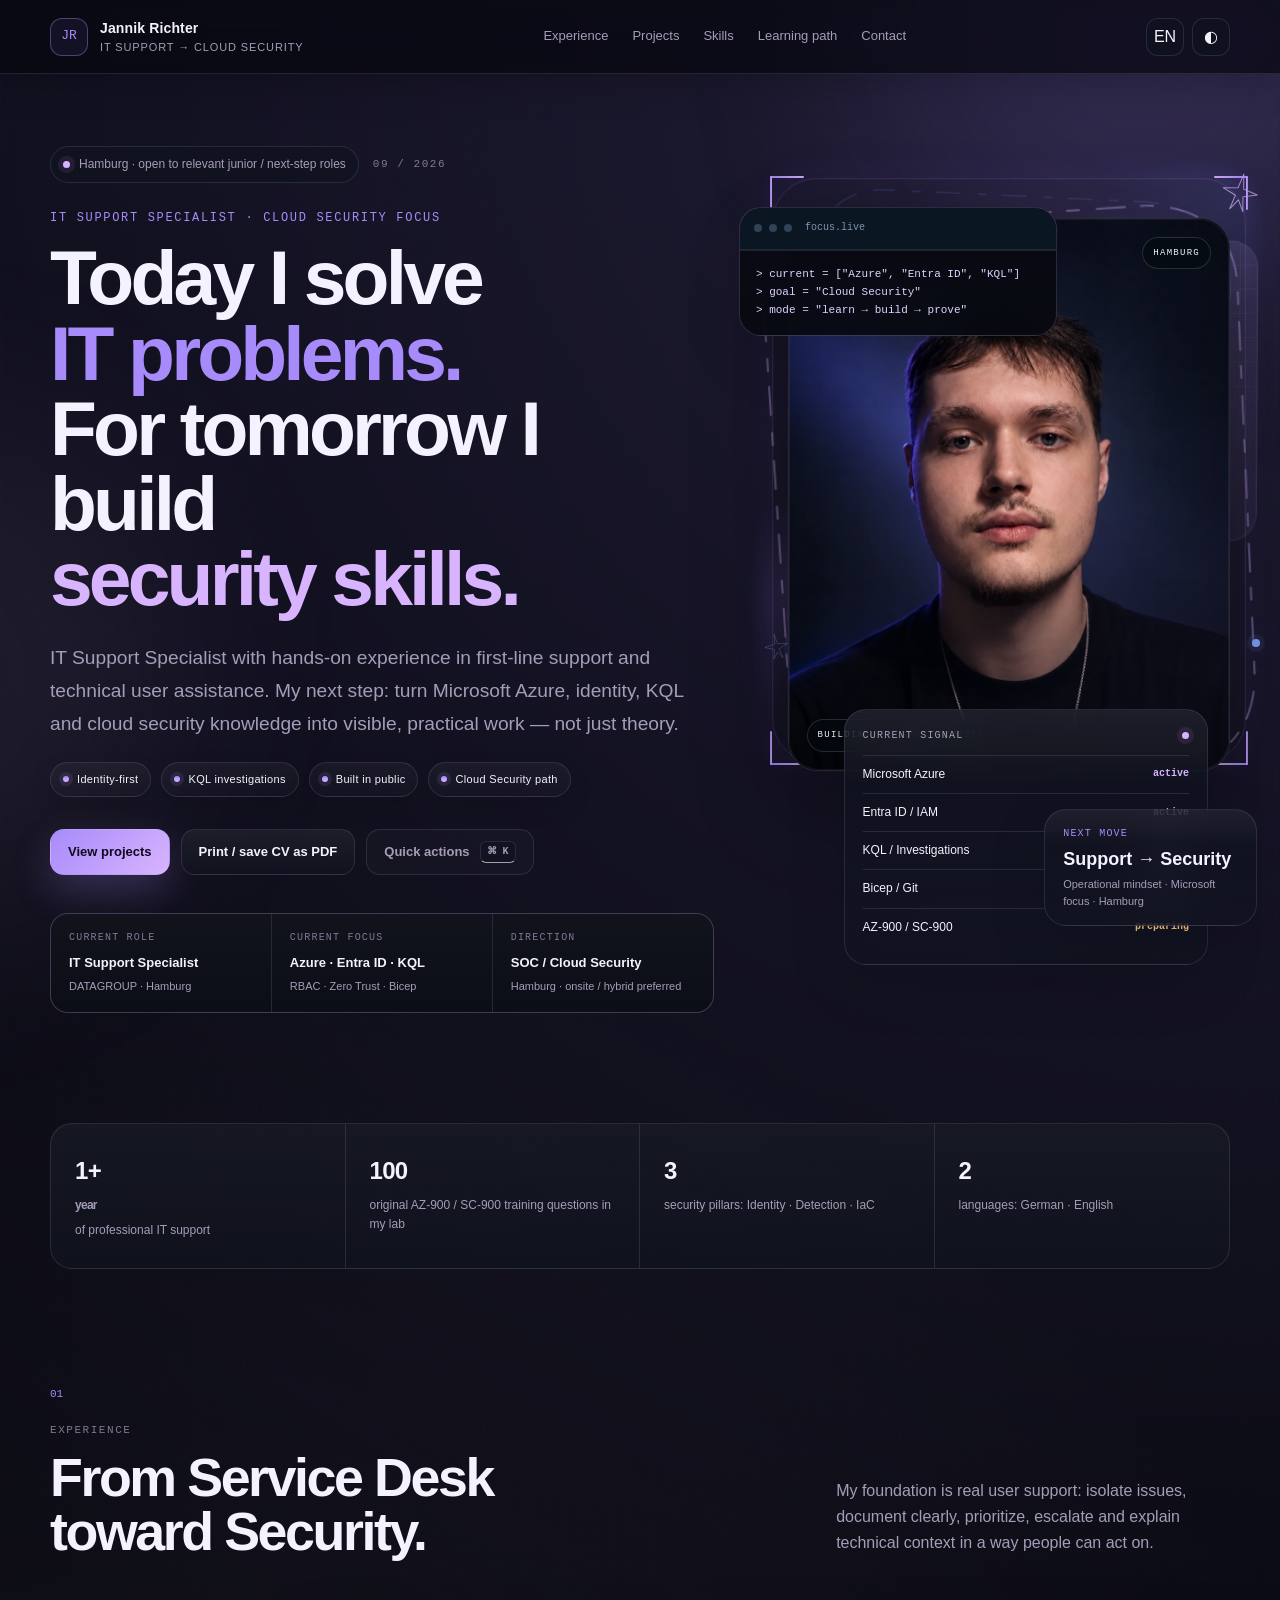
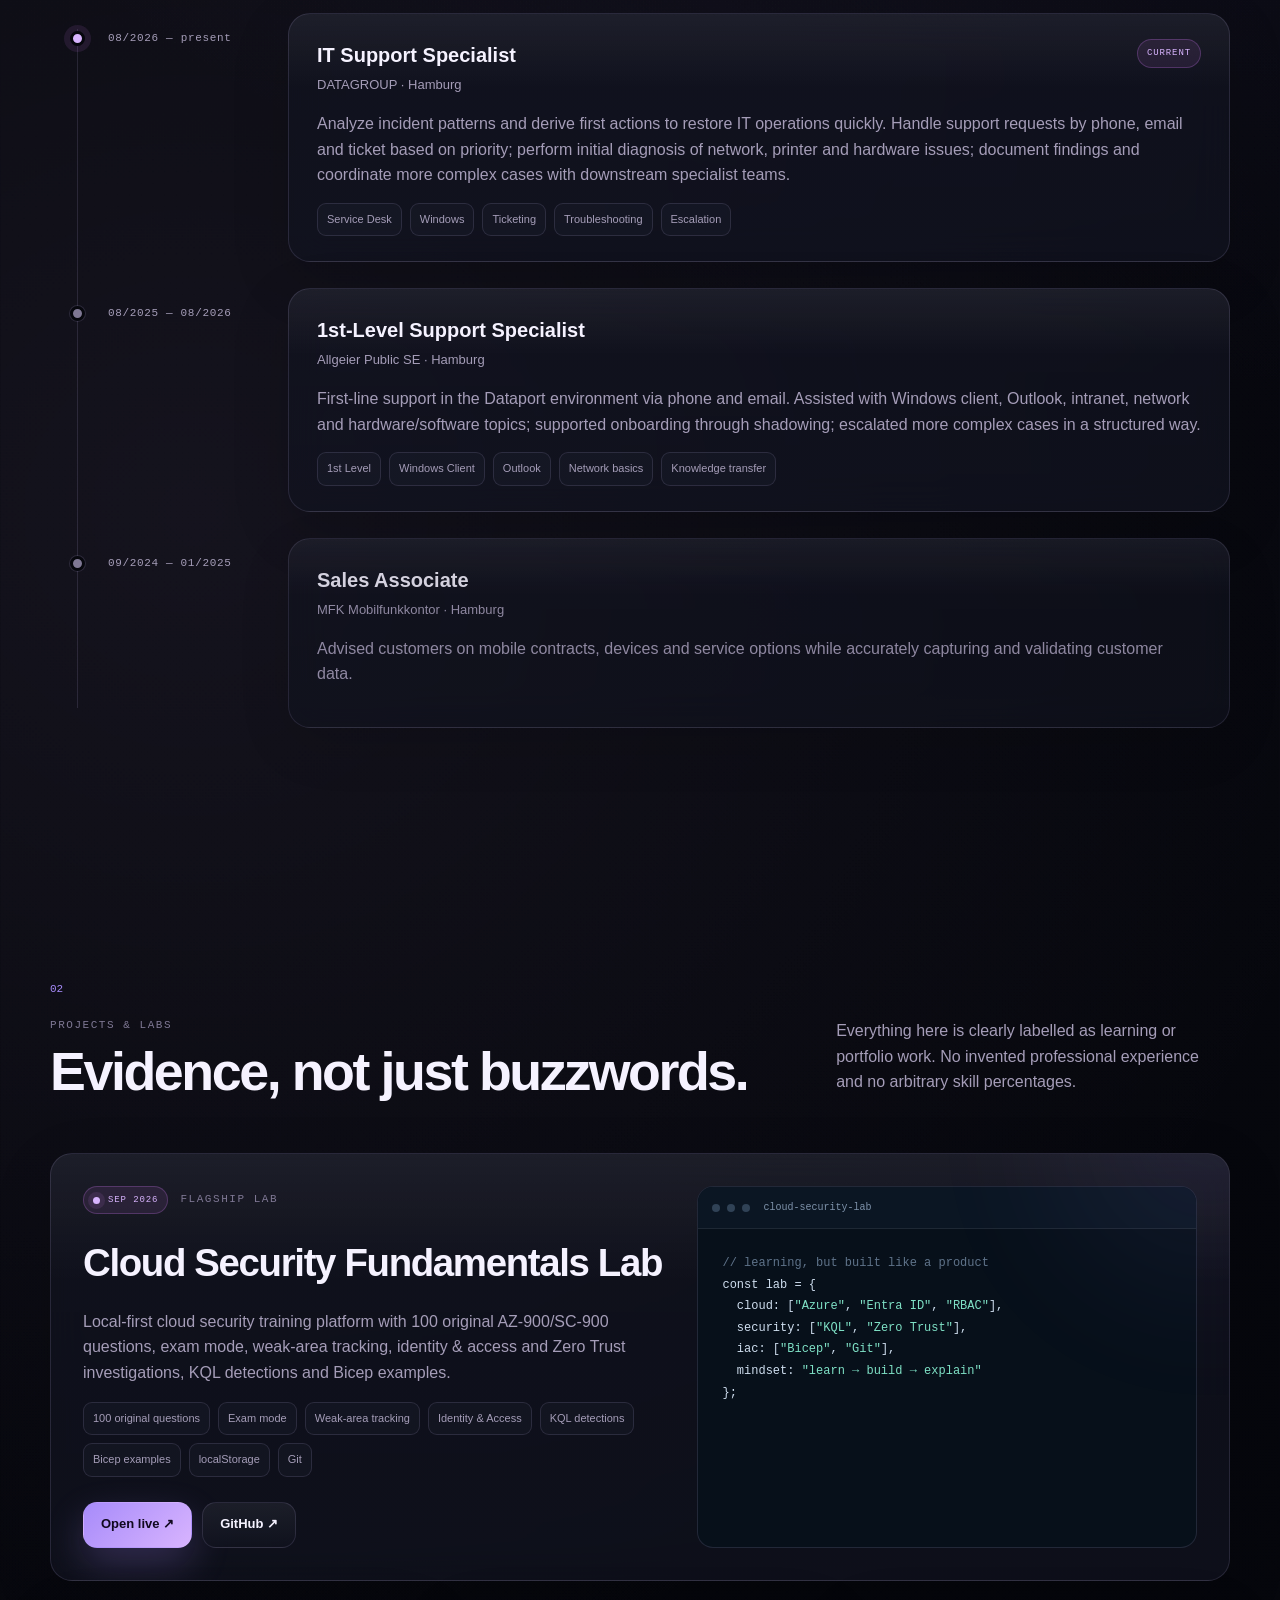
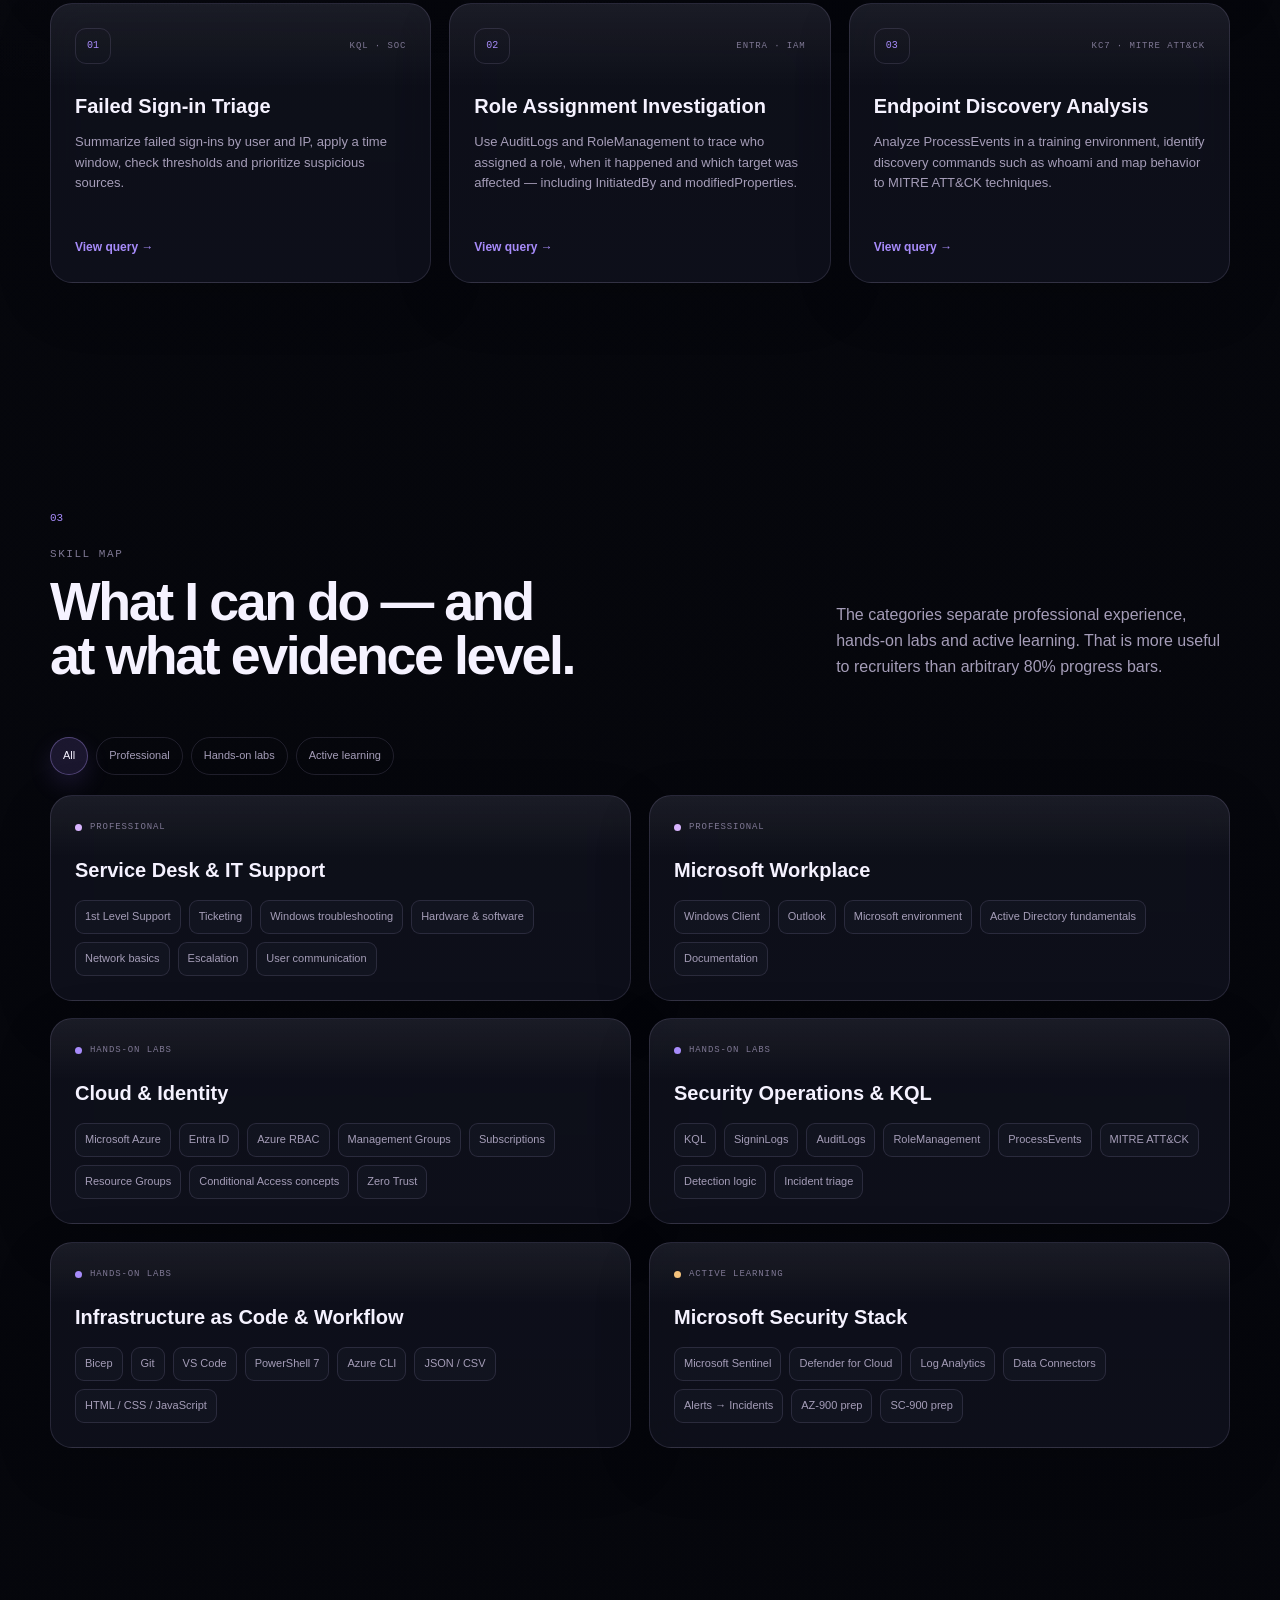
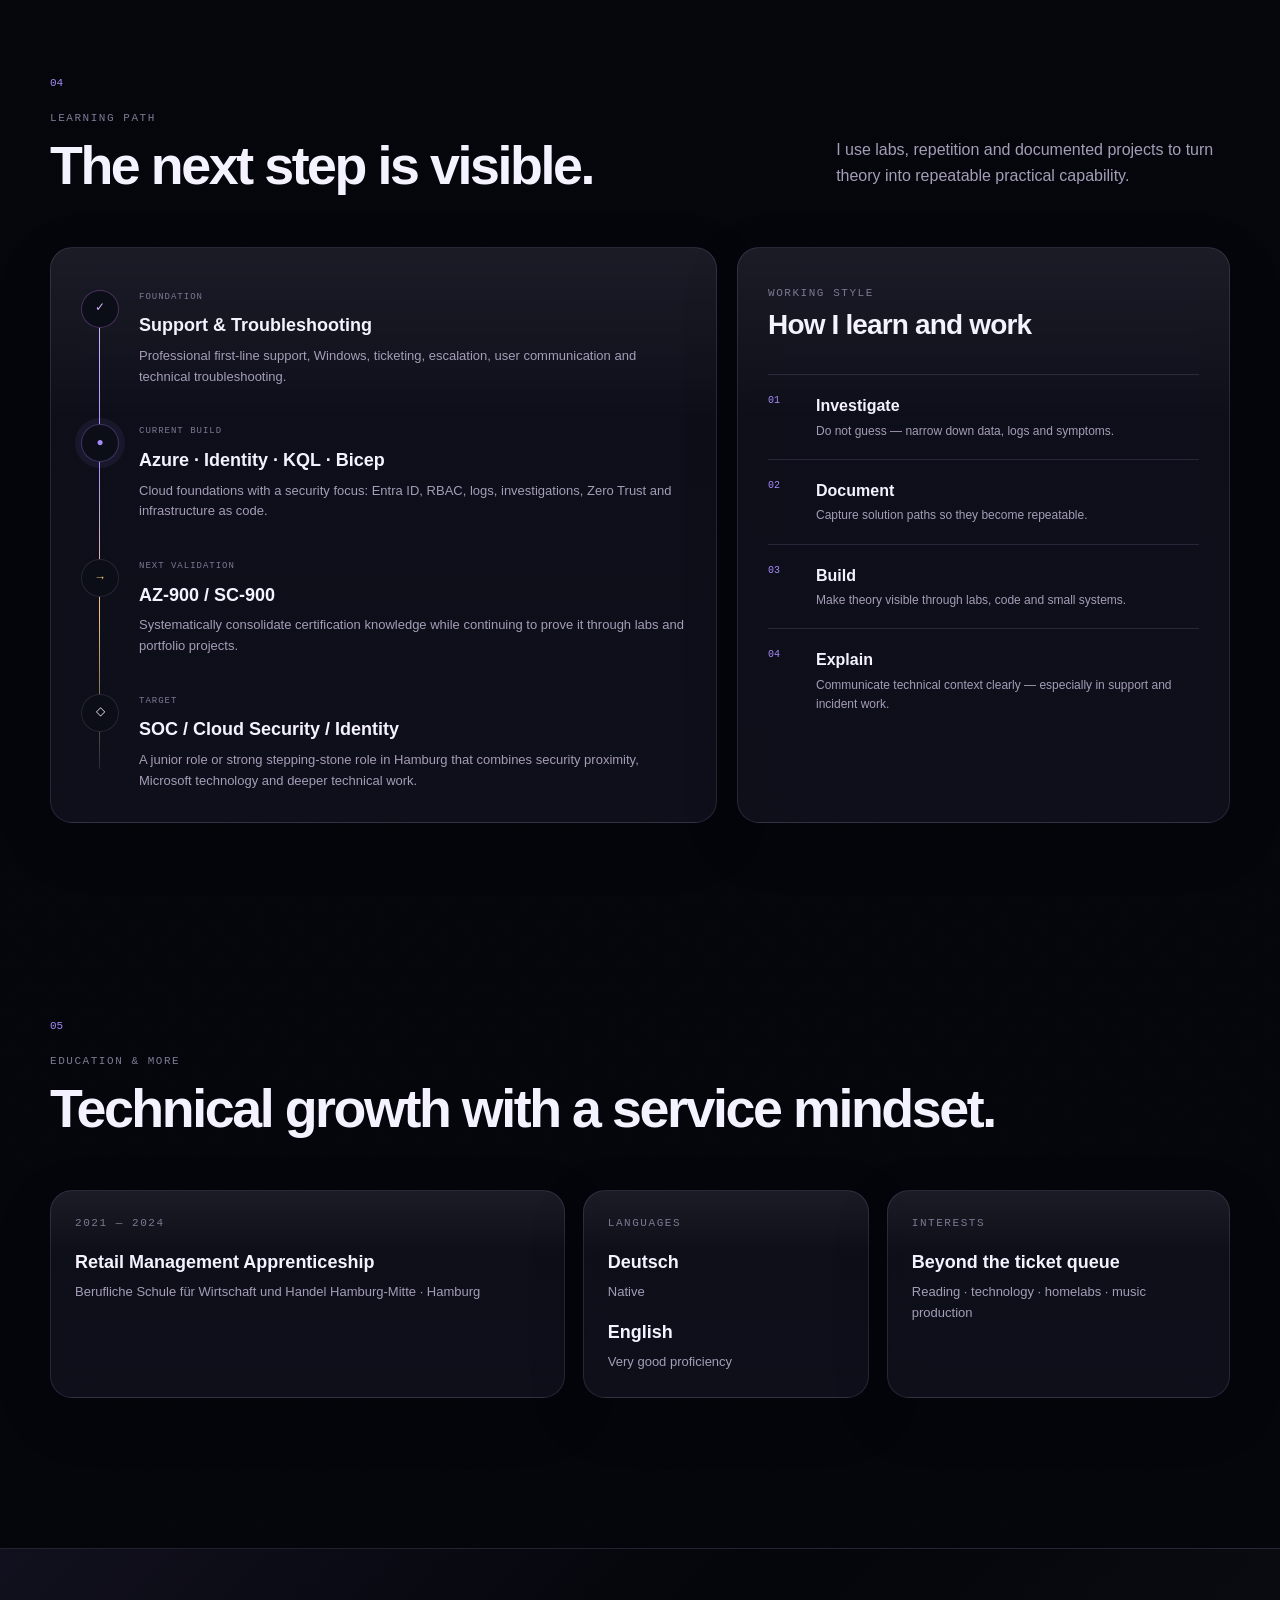
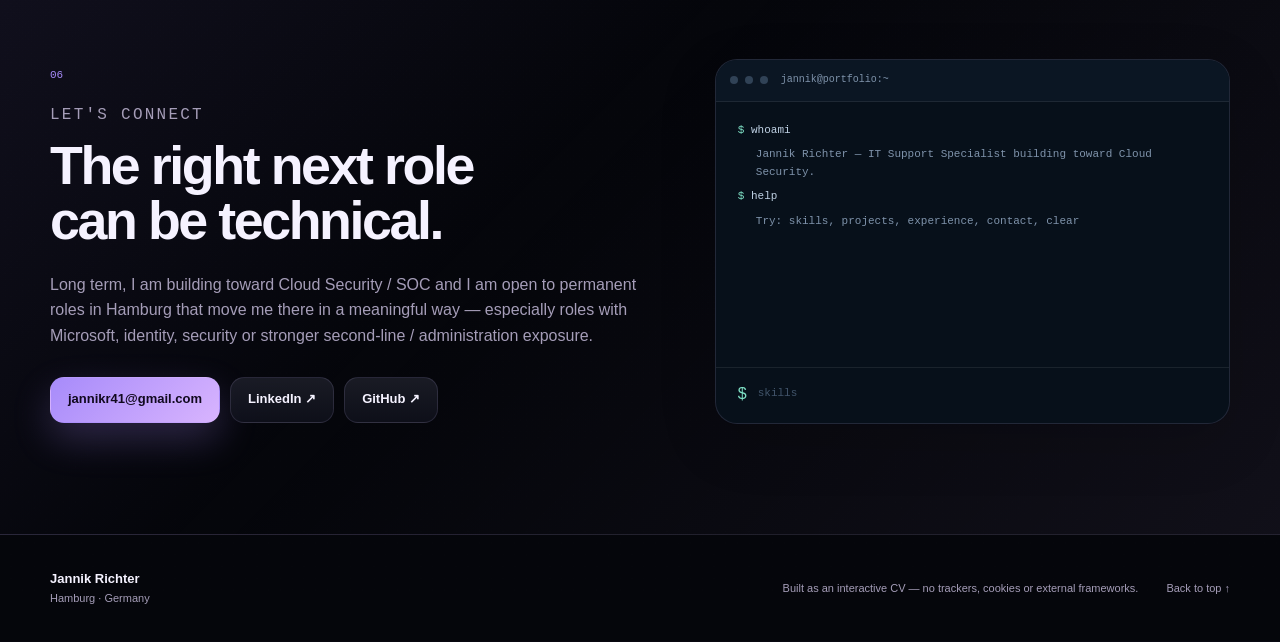
<file: index.html>
<!doctype html>
<html lang="de" data-theme="dark">
<head>
  <meta charset="utf-8" />
  <meta name="viewport" content="width=device-width, initial-scale=1" />
  <meta name="description" content="Interaktives Portfolio von Jannik Richter – IT Support Specialist mit Cloud Security Fokus. Azure, Entra ID, KQL, RBAC, Bicep, Service Desk und praktische Security Labs." />
  <meta name="author" content="Jannik Richter" />
  <meta name="theme-color" content="#0a0f18" />
  <meta property="og:type" content="website" />
  <meta property="og:title" content="Jannik Richter — IT Support → Cloud Security" />
  <meta property="og:description" content="IT Support Specialist aus Hamburg mit Fokus auf Microsoft Azure, Identity, KQL und Cloud Security." />
  <meta property="og:image" content="assets/jannik.jpg" />
  <meta name="twitter:card" content="summary_large_image" />
  <title>Jannik Richter — IT Support → Cloud Security</title>
  <link rel="icon" href="assets/favicon.svg" type="image/svg+xml" />
  <link rel="stylesheet" href="styles.css" />
  <script defer src="app.js"></script>
</head>
<body>
  <a class="skip-link" href="#main">Zum Inhalt springen</a>

  <div class="site-noise" aria-hidden="true"></div>
  <div class="ambient ambient-a" aria-hidden="true"></div>
  <div class="ambient ambient-b" aria-hidden="true"></div>

  <header class="topbar" id="top">
    <a class="brand" href="#top" aria-label="Zur Startseite">
      <span class="brand-mark">JR</span>
      <span class="brand-copy">
        <strong>Jannik Richter</strong>
        <small>IT Support → Cloud Security</small>
      </span>
    </a>

    <nav class="desktop-nav" aria-label="Hauptnavigation">
      <a href="#experience" data-i18n="nav.experience">Erfahrung</a>
      <a href="#projects" data-i18n="nav.projects">Projekte</a>
      <a href="#skills" data-i18n="nav.skills">Skills</a>
      <a href="#learning" data-i18n="nav.learning">Lernpfad</a>
      <a href="#contact" data-i18n="nav.contact">Kontakt</a>
    </nav>

    <div class="top-actions">
      <button class="icon-button" id="languageToggle" type="button" aria-label="Sprache wechseln" title="Deutsch / English">DE</button>
      <button class="icon-button" id="themeToggle" type="button" aria-label="Farbschema wechseln" title="Farbschema wechseln">
        <span aria-hidden="true">◐</span>
      </button>
      <button class="icon-button mobile-menu-button" id="menuToggle" type="button" aria-label="Menü öffnen" aria-expanded="false">☰</button>
    </div>
  </header>

  <div class="mobile-menu" id="mobileMenu" hidden>
    <a href="#experience" data-i18n="nav.experience">Erfahrung</a>
    <a href="#projects" data-i18n="nav.projects">Projekte</a>
    <a href="#skills" data-i18n="nav.skills">Skills</a>
    <a href="#learning" data-i18n="nav.learning">Lernpfad</a>
    <a href="#contact" data-i18n="nav.contact">Kontakt</a>
  </div>

  <main id="main">
    <section class="hero section-shell reveal" aria-labelledby="hero-title">
      <div class="hero-copy">
        <div class="eyebrow-row">
          <span class="status-pill"><span class="status-dot"></span><span data-i18n="hero.status">Hamburg · offen für passende Junior-/Next-Step-Rollen</span></span>
          <span class="micro-label">09 / 2026</span>
        </div>

        <p class="hero-kicker" data-i18n="hero.kicker">IT SUPPORT SPECIALIST · CLOUD SECURITY FOCUS</p>
        <h1 id="hero-title">
          <span data-i18n="hero.headlineA">Ich löse heute</span>
          <span class="accent-text" data-i18n="hero.headlineB">IT-Probleme.</span>
          <span data-i18n="hero.headlineC">Ich baue für morgen</span>
          <span class="accent-text alt" data-i18n="hero.headlineD">Security-Skills.</span>
        </h1>
        <p class="hero-lead" data-i18n="hero.lead">IT-Support-Spezialist mit praktischer Erfahrung im 1st-Level-Support und in der technischen Anwenderbetreuung. Mein nächster Schritt: Microsoft Azure, Identity, KQL und Cloud Security nicht nur lernen, sondern sichtbar bauen.</p>

        <div class="hero-ops-strip" aria-label="Aktuelle Schwerpunkte im Hero-Bereich">
          <span>Identity-first</span>
          <span>KQL investigations</span>
          <span>Built in public</span>
          <span>Cloud Security path</span>
        </div>

        <div class="hero-actions">
          <a class="button primary" href="#projects" data-i18n="hero.ctaProjects">Projekte ansehen</a>
          <button class="button secondary" id="printCv" type="button" data-i18n="hero.ctaCv">CV drucken / als PDF sichern</button>
          <button class="button ghost" id="openPalette" type="button"><span data-i18n="hero.ctaPalette">Quick actions</span><kbd>⌘ K</kbd></button>
        </div>

        <div class="hero-meta" aria-label="Kurzprofil">
          <div>
            <span class="meta-label" data-i18n="hero.metaRole">Aktuelle Rolle</span>
            <strong>IT Support Specialist</strong>
            <small>DATAGROUP · Hamburg</small>
          </div>
          <div>
            <span class="meta-label" data-i18n="hero.metaFocus">Aktueller Fokus</span>
            <strong>Azure · Entra ID · KQL</strong>
            <small>RBAC · Zero Trust · Bicep</small>
          </div>
          <div>
            <span class="meta-label" data-i18n="hero.metaTarget">Zielrichtung</span>
            <strong>SOC / Cloud Security</strong>
            <small data-i18n="hero.metaTargetSmall">Hamburg · onsite / hybrid bevorzugt</small>
          </div>
        </div>
      </div>

      <aside class="hero-visual" aria-label="Profilbild und Kurzstatus">
        <div class="hero-halo" aria-hidden="true"></div>
        <div class="hero-grid-glow" aria-hidden="true"></div>

        <div class="floating-console glass-card" aria-label="Fokus als kleines Terminal-Panel">
          <div class="console-head"><span></span><span></span><span></span><strong>focus.live</strong></div>
          <pre><code>&gt; current = ["Azure", "Entra ID", "KQL"]
&gt; goal = "Cloud Security"
&gt; mode = "learn → build → prove"</code></pre>
        </div>

        <div class="portrait-stage">
          <svg class="sketch-line sketch-line-a" viewBox="0 0 620 790" fill="none" aria-hidden="true">
            <path d="M84 82 C 42 98, 24 136, 28 190 L 30 614 C 34 684, 80 730, 150 736 L 482 754 C 544 756, 584 720, 590 654 L 598 178 C 596 118, 558 84, 494 80 L 84 82 Z"/>
          </svg>
          <svg class="sketch-line sketch-line-b" viewBox="0 0 620 790" fill="none" aria-hidden="true">
            <path d="M132 46 C 78 50, 50 88, 48 146 L 42 626 C 44 694, 90 738, 160 742 L 486 738 C 548 732, 582 692, 584 632 L 574 144 C 568 84, 530 48, 466 44 L 132 46 Z"/>
          </svg>
          <svg class="sketch-spark sketch-spark-a" viewBox="0 0 120 120" fill="none" aria-hidden="true">
            <path d="M60 12 L66 42 L96 48 L68 58 L74 88 L60 66 L46 88 L52 58 L24 48 L54 42 Z"/>
          </svg>
          <svg class="sketch-spark sketch-spark-b" viewBox="0 0 120 120" fill="none" aria-hidden="true">
            <path d="M60 18 L64 44 L90 48 L66 58 L72 82 L60 66 L48 82 L54 58 L30 48 L56 44 Z"/>
          </svg>
          <span class="frame-bracket bracket-tl" aria-hidden="true"></span>
          <span class="frame-bracket bracket-tr" aria-hidden="true"></span>
          <span class="frame-bracket bracket-bl" aria-hidden="true"></span>
          <span class="frame-bracket bracket-br" aria-hidden="true"></span>
          <span class="orbit-dot orbit-dot-a" aria-hidden="true"></span>
          <span class="orbit-dot orbit-dot-b" aria-hidden="true"></span>

          <div class="portrait-frame">
            <picture>
              <source srcset="assets/jannik.webp" type="image/webp" />
              <img src="assets/jannik.jpg" alt="Porträt von Jannik Richter" width="960" height="1200" loading="eager" />
            </picture>
            <div class="portrait-overlay" aria-hidden="true"></div>
            <div class="portrait-tag tag-top">HAMBURG</div>
            <div class="portrait-tag tag-bottom">BUILDING → CLOUD SECURITY</div>
          </div>
        </div>

        <div class="signal-card glass-card">
          <div class="signal-card-head">
            <span data-i18n="hero.signalTitle">CURRENT SIGNAL</span>
            <span class="pulse-dot" aria-hidden="true"></span>
          </div>
          <div class="signal-line"><span>Microsoft Azure</span><strong data-i18n="levels.active">aktiv</strong></div>
          <div class="signal-line"><span>Entra ID / IAM</span><strong data-i18n="levels.active">aktiv</strong></div>
          <div class="signal-line"><span>KQL / Investigations</span><strong data-i18n="levels.handsOn">hands-on</strong></div>
          <div class="signal-line"><span>Bicep / Git</span><strong data-i18n="levels.building">aufbauend</strong></div>
          <div class="signal-line muted"><span>AZ-900 / SC-900</span><strong data-i18n="levels.preparing">Vorbereitung</strong></div>
        </div>

        <div class="hero-edge-badge glass-card" aria-label="Karriereausrichtung">
          <span class="edge-label">NEXT MOVE</span>
          <strong>Support → Security</strong>
          <small>Operational mindset · Microsoft focus · Hamburg</small>
        </div>
      </aside>
    </section>

    <section class="proof-strip reveal" aria-label="Kurzfakten">
      <div><strong>1+ <span data-i18n="facts.years">Jahr</span></strong><span data-i18n="facts.support">professioneller IT-Support</span></div>
      <div><strong>100</strong><span data-i18n="facts.questions">eigene AZ-900 / SC-900 Trainingsfragen im Lab</span></div>
      <div><strong>3</strong><span data-i18n="facts.pillars">Security-Schwerpunkte: Identity · Detection · IaC</span></div>
      <div><strong>2</strong><span data-i18n="facts.languages">Sprachen: Deutsch · Englisch</span></div>
    </section>

    <section class="section-shell reveal" id="experience" aria-labelledby="experience-title">
      <div class="section-heading">
        <div>
          <span class="section-index">01</span>
          <p class="section-kicker" data-i18n="experience.kicker">BERUFSERFAHRUNG</p>
          <h2 id="experience-title" data-i18n="experience.title">Vom Service Desk Richtung Security.</h2>
        </div>
        <p data-i18n="experience.intro">Mein Fundament ist echter Anwendersupport: Störungen eingrenzen, sauber dokumentieren, priorisieren, eskalieren und technische Zusammenhänge verständlich machen.</p>
      </div>

      <div class="timeline">
        <article class="timeline-item active">
          <div class="timeline-dot" aria-hidden="true"></div>
          <div class="timeline-date">08/2026 — <span data-i18n="common.present">heute</span></div>
          <div class="timeline-content glass-card">
            <div class="timeline-topline">
              <div><h3>IT Support Specialist</h3><p>DATAGROUP · Hamburg</p></div>
              <span class="role-badge" data-i18n="experience.current">CURRENT</span>
            </div>
            <p data-i18n="experience.dgText">Analyse von Fehlerbildern und Ableitung erster Maßnahmen zur schnellen Wiederherstellung des IT-Betriebs. Bearbeitung von Supportanfragen per Telefon, E-Mail und Ticket nach Priorität; Erstdiagnosen bei Netzwerk-, Drucker- und Hardwareproblemen; Dokumentation und Koordination komplexerer Fälle an nachgelagerte Fachbereiche.</p>
            <div class="chip-row"><span>Service Desk</span><span>Windows</span><span>Ticketing</span><span>Troubleshooting</span><span>Escalation</span></div>
          </div>
        </article>

        <article class="timeline-item">
          <div class="timeline-dot" aria-hidden="true"></div>
          <div class="timeline-date">08/2025 — 08/2026</div>
          <div class="timeline-content glass-card">
            <div class="timeline-topline"><div><h3 data-i18n="experience.allgeierRole">Mitarbeiter 1st-Level-Support</h3><p>Allgeier Public SE · Hamburg</p></div></div>
            <p data-i18n="experience.allgeierText">1st-Level-Support im Dataport-Umfeld per Telefon und E-Mail. Unterstützung bei Windows-Client, Outlook, Intranet, Netzwerk sowie Hardware-/Softwarethemen; Shadowing und Einarbeitung neuer Kollegen; strukturierte Weiterleitung komplexerer Fälle.</p>
            <div class="chip-row"><span>1st Level</span><span>Windows Client</span><span>Outlook</span><span>Network basics</span><span>Knowledge transfer</span></div>
          </div>
        </article>

        <article class="timeline-item compact">
          <div class="timeline-dot" aria-hidden="true"></div>
          <div class="timeline-date">09/2024 — 01/2025</div>
          <div class="timeline-content glass-card">
            <div class="timeline-topline"><div><h3 data-i18n="experience.salesRole">Verkäufer</h3><p>MFK Mobilfunkkontor · Hamburg</p></div></div>
            <p data-i18n="experience.salesText">Beratung zu Mobilfunkverträgen, Endgeräten und Serviceleistungen sowie sorgfältige Erfassung und Prüfung von Kundendaten.</p>
          </div>
        </article>
      </div>
    </section>

    <section class="section-shell reveal" id="projects" aria-labelledby="projects-title">
      <div class="section-heading">
        <div>
          <span class="section-index">02</span>
          <p class="section-kicker" data-i18n="projects.kicker">PROJEKTE & LABS</p>
          <h2 id="projects-title" data-i18n="projects.title">Beweise statt nur Buzzwords.</h2>
        </div>
        <p data-i18n="projects.intro">Alles hier ist als Lern- oder Portfolioarbeit gekennzeichnet. Keine erfundene Berufserfahrung, keine überzogenen Skill-Prozente.</p>
      </div>

      <article class="featured-project glass-card">
        <div class="project-copy">
          <div class="project-meta"><span class="live-badge"><span class="status-dot"></span>SEP 2026</span><span data-i18n="projects.flagship">FLAGSHIP LAB</span></div>
          <h3>Cloud Security Fundamentals Lab</h3>
          <p class="project-summary" data-i18n="projects.cloudLabSummary">Local-first Trainingsplattform mit 100 eigenen AZ-900/SC-900-Fragen, Exam Mode, Weak-Area-Tracking, Identity-&-Access- und Zero-Trust-Investigations, KQL-Detections und Bicep-Beispielen.</p>
          <div class="feature-list">
            <span>100 original questions</span><span>Exam mode</span><span>Weak-area tracking</span><span>Identity & Access</span><span>KQL detections</span><span>Bicep examples</span><span>localStorage</span><span>Git</span>
          </div>
          <div class="project-actions">
            <a class="button primary" href="https://varitqz.github.io/Cloud-Security-Fundamentals-Lab/" target="_blank" rel="noopener noreferrer" data-i18n="projects.openLive">Live öffnen ↗</a>
            <a class="button secondary" href="https://github.com/varitqz/Cloud-Security-Fundamentals-Lab" target="_blank" rel="noopener noreferrer">GitHub ↗</a>
          </div>
        </div>
        <div class="project-console" aria-label="Projektübersicht als Terminal">
          <div class="console-head"><span></span><span></span><span></span><strong>cloud-security-lab</strong></div>
          <pre><code><span class="code-comment">// learning, but built like a product</span>
const lab = {
  cloud: [<span class="code-string">"Azure"</span>, <span class="code-string">"Entra ID"</span>, <span class="code-string">"RBAC"</span>],
  security: [<span class="code-string">"KQL"</span>, <span class="code-string">"Zero Trust"</span>],
  iac: [<span class="code-string">"Bicep"</span>, <span class="code-string">"Git"</span>],
  mindset: <span class="code-string">"learn → build → explain"</span>
};</code></pre>
        </div>
      </article>

      <div class="lab-grid">
        <article class="lab-card glass-card" data-lab="signin">
          <div class="lab-card-top"><span class="lab-icon">01</span><span class="lab-type">KQL · SOC</span></div>
          <h3 data-i18n="projects.signinTitle">Failed Sign-in Triage</h3>
          <p data-i18n="projects.signinText">Fehlgeschlagene Anmeldungen nach Benutzer und IP zusammenfassen, Zeitfenster setzen, Schwellenwerte prüfen und auffällige Quellen priorisieren.</p>
          <button class="text-button show-query" type="button" data-query="signin" data-i18n="projects.showQuery">Query ansehen →</button>
        </article>

        <article class="lab-card glass-card" data-lab="roles">
          <div class="lab-card-top"><span class="lab-icon">02</span><span class="lab-type">ENTRA · IAM</span></div>
          <h3 data-i18n="projects.rolesTitle">Role Assignment Investigation</h3>
          <p data-i18n="projects.rolesText">AuditLogs und RoleManagement nutzen, um nachzuvollziehen, wer eine Rolle wann und an welches Ziel vergeben hat — inklusive InitiatedBy und modifiedProperties.</p>
          <button class="text-button show-query" type="button" data-query="roles" data-i18n="projects.showQuery">Query ansehen →</button>
        </article>

        <article class="lab-card glass-card" data-lab="endpoint">
          <div class="lab-card-top"><span class="lab-icon">03</span><span class="lab-type">KC7 · MITRE ATT&CK</span></div>
          <h3 data-i18n="projects.endpointTitle">Endpoint Discovery Analysis</h3>
          <p data-i18n="projects.endpointText">ProcessEvents in einer Trainingsumgebung analysieren, Discovery-Kommandos wie whoami identifizieren und Verhalten auf MITRE ATT&CK-Techniken abbilden.</p>
          <button class="text-button show-query" type="button" data-query="endpoint" data-i18n="projects.showQuery">Query ansehen →</button>
        </article>
      </div>

      <div class="query-drawer glass-card" id="queryDrawer" hidden>
        <div class="drawer-head">
          <div><span class="section-kicker">QUERY VIEW</span><h3 id="queryTitle">KQL</h3></div>
          <div class="drawer-actions"><button class="icon-button" id="copyQuery" type="button" aria-label="Query kopieren">⧉</button><button class="icon-button" id="closeQuery" type="button" aria-label="Query schließen">×</button></div>
        </div>
        <pre><code id="queryCode"></code></pre>
        <p class="drawer-note" id="queryNote"></p>
      </div>
    </section>

    <section class="section-shell reveal" id="skills" aria-labelledby="skills-title">
      <div class="section-heading">
        <div>
          <span class="section-index">03</span>
          <p class="section-kicker" data-i18n="skills.kicker">SKILL MAP</p>
          <h2 id="skills-title" data-i18n="skills.title">Was ich kann — und wie belastbar.</h2>
        </div>
        <p data-i18n="skills.intro">Die Kategorien trennen Berufspraxis, Hands-on-Labs und aktives Lernen. Das ist für Recruiter aussagekräftiger als willkürliche 80%-Balken.</p>
      </div>

      <div class="skill-filter" role="group" aria-label="Skills filtern">
        <button class="filter-button active" type="button" data-filter="all" data-i18n="skills.filterAll">Alle</button>
        <button class="filter-button" type="button" data-filter="professional" data-i18n="skills.filterProfessional">Berufspraxis</button>
        <button class="filter-button" type="button" data-filter="hands-on" data-i18n="skills.filterHandsOn">Hands-on Labs</button>
        <button class="filter-button" type="button" data-filter="learning" data-i18n="skills.filterLearning">Aktives Lernen</button>
      </div>

      <div class="skill-matrix">
        <article class="skill-card glass-card" data-category="professional">
          <div class="skill-level"><span class="level-dot professional"></span><span data-i18n="skills.professional">BERUFSPRAXIS</span></div>
          <h3>Service Desk & IT Support</h3>
          <div class="skill-tags"><span>1st Level Support</span><span>Ticketing</span><span>Windows troubleshooting</span><span>Hardware & software</span><span>Network basics</span><span>Escalation</span><span>User communication</span></div>
        </article>

        <article class="skill-card glass-card" data-category="professional">
          <div class="skill-level"><span class="level-dot professional"></span><span data-i18n="skills.professional">BERUFSPRAXIS</span></div>
          <h3>Microsoft Workplace</h3>
          <div class="skill-tags"><span>Windows Client</span><span>Outlook</span><span>Microsoft environment</span><span>Active Directory fundamentals</span><span>Documentation</span></div>
        </article>

        <article class="skill-card glass-card" data-category="hands-on">
          <div class="skill-level"><span class="level-dot hands-on"></span><span data-i18n="skills.handsOn">HANDS-ON LABS</span></div>
          <h3>Cloud & Identity</h3>
          <div class="skill-tags"><span>Microsoft Azure</span><span>Entra ID</span><span>Azure RBAC</span><span>Management Groups</span><span>Subscriptions</span><span>Resource Groups</span><span>Conditional Access concepts</span><span>Zero Trust</span></div>
        </article>

        <article class="skill-card glass-card" data-category="hands-on">
          <div class="skill-level"><span class="level-dot hands-on"></span><span data-i18n="skills.handsOn">HANDS-ON LABS</span></div>
          <h3>Security Operations & KQL</h3>
          <div class="skill-tags"><span>KQL</span><span>SigninLogs</span><span>AuditLogs</span><span>RoleManagement</span><span>ProcessEvents</span><span>MITRE ATT&CK</span><span>Detection logic</span><span>Incident triage</span></div>
        </article>

        <article class="skill-card glass-card" data-category="hands-on">
          <div class="skill-level"><span class="level-dot hands-on"></span><span data-i18n="skills.handsOn">HANDS-ON LABS</span></div>
          <h3>Infrastructure as Code & Workflow</h3>
          <div class="skill-tags"><span>Bicep</span><span>Git</span><span>VS Code</span><span>PowerShell 7</span><span>Azure CLI</span><span>JSON / CSV</span><span>HTML / CSS / JavaScript</span></div>
        </article>

        <article class="skill-card glass-card" data-category="learning">
          <div class="skill-level"><span class="level-dot learning"></span><span data-i18n="skills.learning">AKTIVES LERNEN</span></div>
          <h3>Microsoft Security Stack</h3>
          <div class="skill-tags"><span>Microsoft Sentinel</span><span>Defender for Cloud</span><span>Log Analytics</span><span>Data Connectors</span><span>Alerts → Incidents</span><span>AZ-900 prep</span><span>SC-900 prep</span></div>
        </article>
      </div>
    </section>

    <section class="section-shell reveal" id="learning" aria-labelledby="learning-title">
      <div class="section-heading">
        <div>
          <span class="section-index">04</span>
          <p class="section-kicker" data-i18n="learning.kicker">LEARNING PATH</p>
          <h2 id="learning-title" data-i18n="learning.title">Der nächste Schritt ist sichtbar.</h2>
        </div>
        <p data-i18n="learning.intro">Ich nutze Labs, Wiederholung und dokumentierte Projekte, damit aus Theorie belastbare Praxis wird.</p>
      </div>

      <div class="learning-layout">
        <div class="learning-track glass-card">
          <div class="track-line" aria-hidden="true"></div>
          <article class="track-item done">
            <span class="track-node">✓</span>
            <div><small data-i18n="learning.foundationLabel">FOUNDATION</small><h3 data-i18n="learning.foundationTitle">Support & Troubleshooting</h3><p data-i18n="learning.foundationText">Professioneller 1st-Level-Support, Windows, Ticketing, Eskalation, Anwenderkommunikation und technische Fehleranalyse.</p></div>
          </article>
          <article class="track-item current">
            <span class="track-node">●</span>
            <div><small data-i18n="learning.currentLabel">CURRENT BUILD</small><h3>Azure · Identity · KQL · Bicep</h3><p data-i18n="learning.currentText">Cloud-Grundlagen mit Security-Fokus: Entra ID, RBAC, Logs, Investigations, Zero Trust und Infrastructure as Code.</p></div>
          </article>
          <article class="track-item next">
            <span class="track-node">→</span>
            <div><small data-i18n="learning.nextLabel">NEXT VALIDATION</small><h3>AZ-900 / SC-900</h3><p data-i18n="learning.nextText">Zertifizierungswissen systematisch festigen und parallel weiter über Labs und Portfolio-Projekte nachweisen.</p></div>
          </article>
          <article class="track-item future">
            <span class="track-node">◇</span>
            <div><small data-i18n="learning.targetLabel">TARGET</small><h3>SOC / Cloud Security / Identity</h3><p data-i18n="learning.targetText">Junior-Rolle oder sinnvoller Zwischenschritt in Hamburg, der Security-Nähe, Microsoft-Technologien und echte technische Tiefe verbindet.</p></div>
          </article>
        </div>

        <aside class="principles-card glass-card">
          <span class="section-kicker" data-i18n="learning.principlesKicker">WORKING STYLE</span>
          <h3 data-i18n="learning.principlesTitle">Wie ich lerne und arbeite</h3>
          <div class="principle"><span>01</span><div><strong data-i18n="learning.p1Title">Investigate</strong><p data-i18n="learning.p1Text">Nicht raten — Daten, Logs und Symptome eingrenzen.</p></div></div>
          <div class="principle"><span>02</span><div><strong data-i18n="learning.p2Title">Document</strong><p data-i18n="learning.p2Text">Lösungswege so festhalten, dass sie wiederholbar werden.</p></div></div>
          <div class="principle"><span>03</span><div><strong data-i18n="learning.p3Title">Build</strong><p data-i18n="learning.p3Text">Theorie über Labs, Code und kleine Systeme sichtbar machen.</p></div></div>
          <div class="principle"><span>04</span><div><strong data-i18n="learning.p4Title">Explain</strong><p data-i18n="learning.p4Text">Technik verständlich kommunizieren — besonders im Support und im Incident-Kontext.</p></div></div>
        </aside>
      </div>
    </section>

    <section class="section-shell reveal education-section" aria-labelledby="education-title">
      <div class="section-heading compact-heading">
        <div>
          <span class="section-index">05</span>
          <p class="section-kicker" data-i18n="education.kicker">AUSBILDUNG & MEHR</p>
          <h2 id="education-title" data-i18n="education.title">Technik mit Serviceverständnis.</h2>
        </div>
      </div>
      <div class="education-grid">
        <article class="glass-card education-card"><span class="education-year">2021 — 2024</span><h3 data-i18n="education.degree">Einzelhandelskaufmann</h3><p>Berufliche Schule für Wirtschaft und Handel Hamburg-Mitte · Hamburg</p></article>
        <article class="glass-card education-card"><span class="education-year" data-i18n="education.languagesLabel">SPRACHEN</span><h3>Deutsch</h3><p data-i18n="education.german">Muttersprache</p><h3>English</h3><p data-i18n="education.english">Sehr gute Kenntnisse</p></article>
        <article class="glass-card education-card"><span class="education-year" data-i18n="education.interestsLabel">INTERESSEN</span><h3 data-i18n="education.interestsTitle">Beyond the ticket queue</h3><p data-i18n="education.interests">Lesen · Technik · Homelabs · Musik produzieren</p></article>
      </div>
    </section>

    <section class="contact-section reveal" id="contact" aria-labelledby="contact-title">
      <div class="contact-inner section-shell">
        <div class="contact-copy">
          <span class="section-index">06</span>
          <p class="section-kicker" data-i18n="contact.kicker">LET'S CONNECT</p>
          <h2 id="contact-title" data-i18n="contact.title">Die passende nächste Rolle darf technisch sein.</h2>
          <p data-i18n="contact.text">Ich suche langfristig den Weg in Cloud Security / SOC und bin offen für permanente Rollen in Hamburg, die dazu sinnvoll hinführen — besonders mit Microsoft-, Identity-, Security- oder stärkerem 2nd-Level-/Admin-Anteil.</p>
          <div class="contact-actions">
            <a class="button primary" href="mailto:jannikr41@gmail.com">jannikr41@gmail.com</a>
            <a class="button secondary" href="https://www.linkedin.com/in/jannik-richter-41b629373" target="_blank" rel="noopener noreferrer">LinkedIn ↗</a>
            <a class="button secondary" href="https://github.com/varitqz" target="_blank" rel="noopener noreferrer">GitHub ↗</a>
          </div>
        </div>

        <div class="terminal-card glass-card" aria-label="Interaktive Portfolio-Konsole">
          <div class="console-head"><span></span><span></span><span></span><strong>jannik@portfolio:~</strong></div>
          <div class="terminal-history" id="terminalHistory" aria-live="polite">
            <p><span class="prompt">$</span> <span>whoami</span></p>
            <p class="terminal-output" data-i18n="terminal.whoami">Jannik Richter — IT Support Specialist building toward Cloud Security.</p>
            <p><span class="prompt">$</span> <span>help</span></p>
            <p class="terminal-output" data-i18n="terminal.help">Try: skills, projects, experience, contact, clear</p>
          </div>
          <form class="terminal-form" id="terminalForm">
            <label class="sr-only" for="terminalInput">Terminal command</label>
            <span class="prompt">$</span>
            <input id="terminalInput" autocomplete="off" spellcheck="false" placeholder="skills" />
          </form>
        </div>
      </div>
    </section>
  </main>

  <footer class="footer section-shell">
    <div><strong>Jannik Richter</strong><span>Hamburg · Germany</span></div>
    <p data-i18n="footer.note">Gebaut als interaktiver CV — ohne Tracker, Cookies oder externe Frameworks.</p>
    <a href="#top" data-i18n="footer.backTop">Nach oben ↑</a>
  </footer>

  <div class="command-palette" id="commandPalette" hidden aria-hidden="true">
    <div class="palette-backdrop" data-close-palette></div>
    <div class="palette-dialog" role="dialog" aria-modal="true" aria-labelledby="paletteTitle">
      <div class="palette-search">
        <span>⌘</span>
        <input id="paletteSearch" aria-labelledby="paletteTitle" placeholder="Quick action…" autocomplete="off" />
        <kbd>ESC</kbd>
      </div>
      <h2 class="sr-only" id="paletteTitle">Quick actions</h2>
      <div class="palette-list" id="paletteList">
        <button type="button" data-action="projects"><span>↳</span><strong data-i18n="palette.projects">Zu Projekten springen</strong><kbd>P</kbd></button>
        <button type="button" data-action="skills"><span>⌘</span><strong data-i18n="palette.skills">Skills öffnen</strong><kbd>S</kbd></button>
        <button type="button" data-action="copy-email"><span>@</span><strong data-i18n="palette.email">E-Mail kopieren</strong><kbd>E</kbd></button>
        <button type="button" data-action="linkedin"><span>in</span><strong>LinkedIn öffnen</strong><kbd>L</kbd></button>
        <button type="button" data-action="github"><span>⌘</span><strong>GitHub öffnen</strong><kbd>G</kbd></button>
        <button type="button" data-action="print"><span>↓</span><strong data-i18n="palette.print">CV drucken / PDF sichern</strong><kbd>D</kbd></button>
        <button type="button" data-action="recruiter"><span>◎</span><strong data-i18n="palette.recruiter">Recruiter View umschalten</strong><kbd>R</kbd></button>
      </div>
      <div class="palette-footer"><span data-i18n="palette.hint">Tipp: Mit ↑ ↓ navigieren, Enter ausführen.</span><span id="paletteToast" aria-live="polite"></span></div>
    </div>
  </div>

  <div class="toast" id="toast" role="status" aria-live="polite"></div>
</body>
</html>
</file>
<file: styles.css>
:root {
  color-scheme: dark;
  --bg: #06070d;
  --bg-elevated: #0c0e17;
  --panel: rgba(17, 19, 31, 0.74);
  --panel-strong: rgba(14, 16, 26, 0.92);
  --text: #f5f2ff;
  --muted: #a59db8;
  --muted-2: #7f7894;
  --line: rgba(197, 184, 236, 0.14);
  --line-strong: rgba(183, 154, 255, 0.35);
  --accent: #a78bfa;
  --accent-2: #d8b4fe;
  --accent-3: #f4c27c;
  --danger: #ff7a8a;
  --shadow: 0 30px 90px rgba(0, 0, 0, 0.42);
  --radius-xl: 30px;
  --radius-lg: 22px;
  --radius-md: 16px;
  --container: 1180px;
  --header-h: 74px;
  --font-ui: Inter, ui-sans-serif, -apple-system, BlinkMacSystemFont, "Segoe UI", sans-serif;
  --font-mono: "SFMono-Regular", Consolas, "Liberation Mono", Menlo, monospace;
}

html[data-theme="light"] {
  color-scheme: light;
  --bg: #f7f4ff;
  --bg-elevated: #ffffff;
  --panel: rgba(255,255,255,.78);
  --panel-strong: rgba(255,255,255,.96);
  --text: #160f28;
  --muted: #62577d;
  --muted-2: #8678a6;
  --line: rgba(76, 41, 140, 0.10);
  --line-strong: rgba(124, 77, 255, 0.22);
  --accent: #7c4dff;
  --accent-2: #b26dff;
  --accent-3: #b77b21;
  --shadow: 0 28px 70px rgba(77, 56, 124, 0.12);
}

* { box-sizing: border-box; }
html { scroll-behavior: smooth; }
body {
  margin: 0;
  min-width: 320px;
  background:
    radial-gradient(circle at top right, rgba(167,139,250,.16), transparent 28%),
    radial-gradient(circle at 15% 30%, rgba(216,180,254,.07), transparent 24%),
    linear-gradient(180deg, #080912 0%, var(--bg) 24%, #05060b 100%);
  color: var(--text);
  font-family: var(--font-ui);
  line-height: 1.6;
  -webkit-font-smoothing: antialiased;
  overflow-x: hidden;
}
body.recruiter-mode .lab-grid,
body.recruiter-mode .query-drawer,
body.recruiter-mode .education-section,
body.recruiter-mode .principles-card,
body.recruiter-mode .terminal-card { display: none !important; }
body.recruiter-mode .section-shell { padding-block: 72px; }
body.recruiter-mode .featured-project { grid-template-columns: 1fr; }
body.recruiter-mode .learning-layout { grid-template-columns: 1fr; }

::selection { background: rgba(155,123,255,.25); color: var(--text); }
a { color: inherit; text-decoration: none; }
button, input { font: inherit; }
button { color: inherit; }
img { display: block; max-width: 100%; }

.skip-link {
  position: fixed; left: 16px; top: -80px; z-index: 9999;
  padding: 10px 14px; border-radius: 10px; background: var(--text); color: var(--bg);
  transition: top .2s ease;
}
.skip-link:focus { top: 16px; }
.sr-only { position:absolute!important; width:1px!important; height:1px!important; padding:0!important; margin:-1px!important; overflow:hidden!important; clip:rect(0,0,0,0)!important; white-space:nowrap!important; border:0!important; }

.site-noise {
  position: fixed; inset: 0; pointer-events: none; z-index: -1; opacity: .18;
  background-image: radial-gradient(circle at 20% 20%, rgba(255,255,255,.06) 0 1px, transparent 1px);
  background-size: 22px 22px;
  mask-image: linear-gradient(to bottom, black, transparent 75%);
}
.ambient { position: fixed; width: 42vw; height: 42vw; border-radius: 50%; filter: blur(110px); pointer-events:none; z-index:-2; opacity:.12; }
.ambient-a { top: -18vw; right: -10vw; background: var(--accent); }
.ambient-b { top: 45vh; left: -28vw; background: var(--accent-2); opacity: .08; }

.topbar {
  position: sticky; top: 0; z-index: 1000; height: var(--header-h);
  display: flex; align-items: center; justify-content: space-between; gap: 28px;
  padding: 0 max(24px, calc((100vw - var(--container)) / 2));
  background: color-mix(in srgb, var(--bg) 72%, transparent);
  backdrop-filter: blur(22px) saturate(140%);
  border-bottom: 1px solid var(--line);
  box-shadow: 0 12px 36px rgba(0,0,0,.18);
}
.brand { display:flex; align-items:center; gap:12px; min-width: 220px; }
.brand-mark { width:38px; height:38px; border:1px solid var(--line-strong); border-radius:12px; display:grid; place-items:center; font-family:var(--font-mono); font-size:13px; color:var(--accent); background:rgba(155,123,255,.08); }
.brand-copy { display:flex; flex-direction:column; line-height:1.15; }
.brand-copy strong { font-size:14px; letter-spacing:.01em; }
.brand-copy small { margin-top:5px; color:var(--muted); font-size:11px; text-transform:uppercase; letter-spacing:.08em; }
.desktop-nav { display:flex; align-items:center; justify-content:center; gap:24px; }
.desktop-nav a { color:var(--muted); font-size:13px; transition:.2s ease; }
.desktop-nav a:hover,.desktop-nav a:focus-visible { color:var(--text); }
.top-actions { display:flex; gap:8px; align-items:center; }
.icon-button { width:38px; height:38px; padding:0; display:grid; place-items:center; border:1px solid var(--line); border-radius:12px; background:var(--panel); cursor:pointer; transition:.2s ease; }
.icon-button:hover,.icon-button:focus-visible { border-color:var(--line-strong); transform:translateY(-1px); }
.mobile-menu-button { display:none; }
.mobile-menu { position:fixed; left:18px; right:18px; top:82px; z-index:999; padding:16px; border:1px solid var(--line); border-radius:18px; background:var(--panel-strong); box-shadow:var(--shadow); }
.mobile-menu a { display:block; padding:12px; color:var(--muted); border-radius:10px; }
.mobile-menu a:hover { background:rgba(155,123,255,.1); color:var(--text); }

.section-shell { width:min(var(--container), calc(100% - 48px)); margin:0 auto; padding-block:110px; }
.hero { min-height:calc(100vh - var(--header-h)); display:grid; grid-template-columns:minmax(0, 1.2fr) minmax(360px, .8fr); gap:74px; align-items:center; padding-top:72px; }
.eyebrow-row { display:flex; align-items:center; gap:14px; flex-wrap:wrap; margin-bottom:26px; }
.status-pill { display:inline-flex; align-items:center; gap:9px; padding:8px 12px; border:1px solid var(--line); border-radius:999px; background:var(--panel); color:var(--muted); font-size:12px; }
.status-dot,.pulse-dot { width:7px; height:7px; border-radius:50%; background:var(--accent-2); box-shadow:0 0 0 5px rgba(215,125,255,.1); }
.pulse-dot { animation:pulse 2.2s infinite; }
.micro-label,.section-kicker,.project-meta,.education-year { font-family:var(--font-mono); font-size:11px; letter-spacing:.14em; text-transform:uppercase; color:var(--muted-2); }
.hero-kicker { margin:0 0 12px; color:var(--accent); font-family:var(--font-mono); font-size:12px; letter-spacing:.14em; }
h1,h2,h3,p { margin-top:0; }
h1 { margin-bottom:24px; font-size:clamp(48px, 6vw, 82px); line-height:.98; letter-spacing:-.05em; max-width:950px; }
h1 span { display:block; }
.accent-text { color:var(--accent); }
.accent-text.alt { color:var(--accent-2); }
.hero-lead { max-width:760px; color:var(--muted); font-size:clamp(17px, 1.5vw, 20px); line-height:1.72; }
.hero-ops-strip { display:flex; flex-wrap:wrap; gap:10px; margin:22px 0 0; }
.hero-ops-strip span { display:inline-flex; align-items:center; gap:8px; padding:8px 12px; border-radius:999px; border:1px solid var(--line); background:linear-gradient(180deg, rgba(255,255,255,.04), rgba(255,255,255,.015)); color:var(--text); font-size:11px; letter-spacing:.03em; box-shadow:0 10px 24px rgba(0,0,0,.12); }
.hero-ops-strip span::before { content:""; width:6px; height:6px; border-radius:50%; background:linear-gradient(180deg, var(--accent), var(--accent-2)); box-shadow:0 0 0 4px rgba(167,139,250,.12); }
.hero-actions { display:flex; flex-wrap:wrap; gap:11px; margin:32px 0 38px; }
.button { display:inline-flex; align-items:center; justify-content:center; gap:10px; min-height:46px; padding:0 17px; border-radius:14px; border:1px solid var(--line); font-weight:650; font-size:13px; cursor:pointer; transition:transform .22s ease, box-shadow .22s ease, border-color .22s ease, background .22s ease, color .22s ease; }
.button:hover,.button:focus-visible { transform:translateY(-2px); }
.button.primary { background:linear-gradient(135deg, var(--accent), var(--accent-2)); color:#11091f; border-color:transparent; box-shadow:0 16px 38px rgba(167,139,250,.24); }
html[data-theme="light"] .button.primary { color:white; }
.button.secondary { background:linear-gradient(180deg, color-mix(in srgb, var(--panel) 95%, white 5%), var(--panel)); color:var(--text); backdrop-filter:blur(14px); }
.button.ghost { background:rgba(255,255,255,.02); color:var(--muted); }
kbd { border:1px solid var(--line); border-bottom-color:color-mix(in srgb, var(--line) 40%, var(--text)); border-radius:6px; padding:2px 6px; font-family:var(--font-mono); font-size:10px; color:var(--muted); background:var(--panel); }
.hero-meta { display:grid; grid-template-columns:repeat(3,1fr); gap:1px; border:1px solid var(--line); border-radius:18px; overflow:hidden; background:var(--line); max-width:830px; }
.hero-meta > div { padding:16px 18px; background:linear-gradient(180deg, rgba(255,255,255,.025), transparent), var(--bg-elevated); }
.meta-label { display:block; margin-bottom:7px; color:var(--muted-2); font-family:var(--font-mono); font-size:10px; text-transform:uppercase; letter-spacing:.12em; }
.hero-meta strong { display:block; font-size:13px; }
.hero-meta small { display:block; margin-top:4px; color:var(--muted); font-size:11px; }

.hero-visual { position:relative; align-self:stretch; display:flex; flex-direction:column; justify-content:center; max-width:520px; justify-self:end; width:100%; min-height:760px; }
.hero-halo { position:absolute; inset:7% 2% auto auto; width:82%; aspect-ratio:1/1; border-radius:50%; background:radial-gradient(circle, rgba(167,139,250,.34) 0%, rgba(216,180,254,.16) 38%, transparent 72%); filter:blur(36px); pointer-events:none; }
.hero-halo::after { content:""; position:absolute; width:62%; height:22%; left:18%; top:68%; border-radius:50%; background:rgba(137,93,255,.22); filter:blur(34px); transform:rotate(-8deg); opacity:.65; }
.hero-grid-glow { position:absolute; top:11%; right:-6%; width:64%; height:34%; border-radius:28px; border:1px solid rgba(255,255,255,.06); background:linear-gradient(180deg, rgba(255,255,255,.03), transparent), linear-gradient(135deg, rgba(167,139,250,.14), rgba(216,180,254,.05)); box-shadow:inset 0 0 0 1px rgba(255,255,255,.02); opacity:.9; transform:perspective(900px) rotateY(-12deg) rotateX(6deg); pointer-events:none; overflow:hidden; }
.hero-grid-glow::before { content:""; position:absolute; inset:0; background-image:linear-gradient(rgba(255,255,255,.06) 1px, transparent 1px), linear-gradient(90deg, rgba(255,255,255,.06) 1px, transparent 1px); background-size:24px 24px; mask-image:linear-gradient(180deg, rgba(0,0,0,.85), transparent); }
.portrait-stage { position:relative; z-index:3; width:100%; isolation:isolate; }
.portrait-stage::before { content:""; position:absolute; inset:-16px; border-radius:calc(var(--radius-xl) + 14px); border:1px solid rgba(184,151,255,.14); box-shadow:0 0 0 1px rgba(255,255,255,.025) inset, 0 0 44px rgba(151,111,255,.09); pointer-events:none; z-index:1; }
.portrait-stage::after { content:""; position:absolute; inset:-28px; border-radius:calc(var(--radius-xl) + 22px); background:conic-gradient(from 180deg, transparent 0 12%, rgba(172,132,255,.18) 17%, transparent 23% 54%, rgba(104,145,255,.13) 61%, transparent 67% 100%); filter:blur(10px); opacity:.72; pointer-events:none; z-index:0; }
.sketch-line,.sketch-spark,.frame-bracket,.orbit-dot { position:absolute; pointer-events:none; z-index:1; }
.sketch-line { overflow:visible; opacity:.68; filter:drop-shadow(0 0 16px rgba(167,139,250,.12)); inset:-46px -48px -58px -48px; width:calc(100% + 96px); height:calc(100% + 104px); }
.sketch-line path { stroke:rgba(214,182,255,.54); stroke-width:2.1; stroke-linecap:round; stroke-linejoin:round; vector-effect:non-scaling-stroke; stroke-dasharray:12 16 28 18; }
.sketch-line-a { transform:rotate(-3.5deg); }
.sketch-line-b { inset:-34px -36px -44px -36px; width:calc(100% + 72px); height:calc(100% + 78px); transform:rotate(3deg); opacity:.42; }
.sketch-line-b path { stroke:rgba(120,158,255,.34); stroke-width:1.7; stroke-dasharray:8 18 24 16; }
.sketch-spark { width:58px; height:58px; overflow:visible; }
.sketch-spark path { stroke-width:2; stroke-linecap:round; stroke-linejoin:round; }
.sketch-spark-a { top:-26px; right:-38px; transform:rotate(12deg); }
.sketch-spark-a path { stroke:rgba(215,180,255,.76); }
.sketch-spark-b { left:-34px; bottom:74px; width:46px; height:46px; transform:rotate(-10deg); opacity:.6; }
.sketch-spark-b path { stroke:rgba(116,168,255,.62); }
.frame-bracket { width:34px; height:34px; opacity:.92; }
.frame-bracket::before,.frame-bracket::after { content:""; position:absolute; background:linear-gradient(90deg, var(--accent), var(--accent-2)); border-radius:999px; box-shadow:0 0 16px rgba(167,139,250,.25); }
.frame-bracket::before { width:34px; height:2px; }
.frame-bracket::after { width:2px; height:34px; }
.bracket-tl { top:-18px; left:-18px; }
.bracket-tr { top:-18px; right:-18px; transform:scaleX(-1); }
.bracket-bl { bottom:-18px; left:-18px; transform:scaleY(-1); }
.bracket-br { bottom:-18px; right:-18px; transform:scale(-1); }
.orbit-dot { width:8px; height:8px; border-radius:50%; background:var(--accent-2); box-shadow:0 0 0 5px rgba(189,145,255,.08), 0 0 24px rgba(189,145,255,.42); }
.orbit-dot-a { top:13%; left:-28px; }
.orbit-dot-b { right:-30px; bottom:18%; background:#7fa4ff; box-shadow:0 0 0 5px rgba(127,164,255,.08), 0 0 24px rgba(127,164,255,.36); }
.floating-console { position:absolute; top:7%; left:-11%; z-index:7; width:min(340px, 72%); overflow:hidden; }
.floating-console pre { margin:0; padding:14px 16px 16px; border-top:1px solid var(--line); background:rgba(6,7,13,.74); color:#dfd3ff; font-size:11px; line-height:1.65; }
.portrait-frame { position:relative; z-index:4; overflow:hidden; aspect-ratio:4/5; border-radius:var(--radius-xl); border:1px solid var(--line); background:var(--bg-elevated); box-shadow:var(--shadow), 0 0 0 1px rgba(255,255,255,.02); isolation:isolate; transform:translateY(24px); transition:box-shadow .35s ease, border-color .35s ease; }
.portrait-frame picture,.portrait-frame img { width:100%; height:100%; object-fit:cover; }
.portrait-overlay { position:absolute; inset:0; background:linear-gradient(to top, rgba(4,8,13,.54), transparent 36%), linear-gradient(135deg, transparent 58%, rgba(155,123,255,.1)); }
.portrait-frame::after { content:""; position:absolute; inset:0; border-radius:inherit; box-shadow:inset 0 0 0 1px rgba(255,255,255,.06), inset 0 -40px 80px rgba(0,0,0,.16); pointer-events:none; }
.hero-visual:hover .portrait-frame { border-color:rgba(194,159,255,.28); box-shadow:0 34px 96px rgba(0,0,0,.46), 0 0 42px rgba(150,104,255,.10); }
.portrait-tag { position:absolute; z-index:2; font-family:var(--font-mono); font-size:9px; letter-spacing:.14em; color:#edf4ff; background:rgba(6,11,18,.66); border:1px solid rgba(255,255,255,.14); backdrop-filter:blur(10px); border-radius:999px; padding:8px 10px; }
.tag-top { top:18px; right:18px; }
.tag-bottom { left:18px; bottom:18px; }
.signal-card { width:calc(100% - 78px); margin:-38px auto 0 56px; position:relative; z-index:6; padding:18px; }
.signal-card-head { display:flex; align-items:center; justify-content:space-between; margin-bottom:11px; font-family:var(--font-mono); font-size:10px; color:var(--muted); letter-spacing:.12em; }
.hero-edge-badge { position:absolute; right:-6%; bottom:10%; z-index:8; width:min(250px, 48%); padding:16px 18px; }
.edge-label { display:block; margin-bottom:7px; color:var(--accent); font-family:var(--font-mono); font-size:10px; letter-spacing:.12em; }
.hero-edge-badge strong { display:block; font-size:18px; line-height:1.15; margin-bottom:6px; }
.hero-edge-badge small { display:block; color:var(--muted); font-size:11px; line-height:1.5; }
.signal-line { display:flex; align-items:center; justify-content:space-between; padding:9px 0; border-top:1px solid var(--line); font-size:12px; }
.signal-line strong { color:var(--accent-2); font-family:var(--font-mono); font-size:10px; font-weight:600; }
.signal-line.muted strong { color:var(--accent-3); }

.glass-card { border:1px solid var(--line); border-radius:var(--radius-lg); background:linear-gradient(180deg, rgba(255,255,255,.06), transparent 30%), linear-gradient(180deg, color-mix(in srgb, var(--panel) 92%, transparent), var(--panel)); box-shadow:0 18px 60px rgba(0,0,0,.14); backdrop-filter:blur(18px) saturate(130%); }
.glass-card:hover { border-color:var(--line-strong); box-shadow:0 22px 70px rgba(0,0,0,.18), 0 0 0 1px rgba(167,139,250,.05) inset; }
.proof-strip { width:min(var(--container), calc(100% - 48px)); margin:0 auto; display:grid; grid-template-columns:repeat(4,1fr); border:1px solid var(--line); border-radius:22px; overflow:hidden; background:linear-gradient(180deg, rgba(255,255,255,.025), transparent), var(--panel); }
.proof-strip div { padding:28px 24px; border-right:1px solid var(--line); }
.proof-strip div:last-child { border-right:0; }
.proof-strip strong { display:block; font-size:24px; letter-spacing:-.03em; }
.proof-strip span { display:block; margin-top:6px; color:var(--muted); font-size:12px; }

.section-heading { display:grid; grid-template-columns:minmax(0,1fr) minmax(300px,.55fr); gap:70px; align-items:end; margin-bottom:54px; }
.section-heading.compact-heading { grid-template-columns:1fr; }
.section-index { display:inline-block; margin-bottom:18px; color:var(--accent); font-family:var(--font-mono); font-size:11px; }
.section-kicker { margin-bottom:10px; }
.section-heading h2,.contact-copy h2 { margin-bottom:0; font-size:clamp(36px,4.2vw,60px); line-height:1.02; letter-spacing:-.045em; text-wrap:balance; }
.section-heading > p { margin-bottom:4px; color:var(--muted); max-width:520px; }

.timeline { position:relative; margin-left:20px; }
.timeline::before { content:""; position:absolute; left:7px; top:16px; bottom:20px; width:1px; background:var(--line); }
.timeline-item { position:relative; display:grid; grid-template-columns:150px 1fr; gap:30px; padding-left:38px; margin-bottom:26px; }
.timeline-dot { position:absolute; left:0; top:18px; width:15px; height:15px; border-radius:50%; border:3px solid var(--bg); background:var(--muted-2); box-shadow:0 0 0 1px var(--line); }
.timeline-item.active .timeline-dot { background:var(--accent-2); box-shadow:0 0 0 6px rgba(215,125,255,.1); }
.timeline-date { padding-top:17px; color:var(--muted); font-family:var(--font-mono); font-size:11px; letter-spacing:.06em; }
.timeline-content { padding:25px 28px; }
.timeline-topline { display:flex; justify-content:space-between; gap:18px; }
.timeline-content h3 { margin-bottom:4px; font-size:20px; }
.timeline-content p { color:var(--muted); margin-bottom:15px; }
.timeline-topline p { font-size:13px; }
.role-badge,.live-badge { display:inline-flex; align-items:center; gap:8px; align-self:flex-start; padding:6px 9px; border-radius:999px; border:1px solid rgba(215,125,255,.24); background:rgba(215,125,255,.09); color:var(--accent-2); font-family:var(--font-mono); font-size:9px; letter-spacing:.1em; }
.chip-row,.feature-list,.skill-tags { display:flex; flex-wrap:wrap; gap:8px; }
.chip-row span,.feature-list span,.skill-tags span { padding:7px 9px; border:1px solid var(--line); border-radius:9px; color:var(--muted); background:rgba(127,144,168,.04); font-size:11px; }
.timeline-item.compact .timeline-content { opacity:.86; }

.featured-project { position:relative; overflow:hidden; display:grid; grid-template-columns:1.08fr .92fr; gap:28px; padding:32px; margin-bottom:22px; }
.featured-project::before { content:""; position:absolute; width:280px; height:280px; right:-120px; top:-160px; border-radius:50%; background:var(--accent); filter:blur(90px); opacity:.08; }
.project-meta { display:flex; align-items:center; gap:12px; margin-bottom:18px; }
.project-copy h3 { font-size:clamp(28px,3vw,42px); letter-spacing:-.035em; margin-bottom:15px; }
.project-summary { color:var(--muted); font-size:16px; max-width:690px; }
.project-actions { display:flex; gap:10px; flex-wrap:wrap; margin-top:25px; }
.project-console { border:1px solid var(--line); border-radius:16px; overflow:hidden; background:#07101a; align-self:stretch; min-height:320px; }
.console-head { display:flex; align-items:center; gap:7px; height:42px; padding:0 14px; border-bottom:1px solid rgba(255,255,255,.08); background:#0b1623; }
.console-head span { width:8px; height:8px; border-radius:50%; background:#304256; }
.console-head strong { margin-left:6px; color:#7f93ab; font-family:var(--font-mono); font-size:10px; font-weight:500; }
.project-console pre,.query-drawer pre { margin:0; padding:24px; overflow:auto; white-space:pre; color:#cfdeef; font-family:var(--font-mono); font-size:12px; line-height:1.8; }
.code-comment { color:#5f738a; }
.code-string { color:#7fe1c6; }
.lab-grid { display:grid; grid-template-columns:repeat(3,1fr); gap:18px; }
.lab-card { padding:24px; transition:.2s ease; }
.lab-card:hover { transform:translateY(-4px); border-color:var(--line-strong); }
.lab-card-top { display:flex; justify-content:space-between; align-items:center; margin-bottom:26px; }
.lab-icon { display:grid; place-items:center; width:36px; height:36px; border:1px solid var(--line); border-radius:11px; color:var(--accent); font-family:var(--font-mono); font-size:10px; }
.lab-type { color:var(--muted-2); font-family:var(--font-mono); font-size:9px; letter-spacing:.1em; }
.lab-card h3 { font-size:20px; margin-bottom:10px; }
.lab-card p { color:var(--muted); font-size:13px; min-height:88px; }
.text-button { padding:0; border:0; background:transparent; color:var(--accent); cursor:pointer; font-size:12px; font-weight:650; }
.query-drawer { margin-top:18px; overflow:hidden; }
.drawer-head { display:flex; align-items:center; justify-content:space-between; padding:22px 24px 0; }
.drawer-head h3 { margin-bottom:0; }
.drawer-actions { display:flex; gap:8px; }
.query-drawer pre { border-top:1px solid var(--line); border-bottom:1px solid var(--line); background:#07101a; color:#cfe0f2; }
.drawer-note { margin:0; padding:16px 24px 20px; color:var(--muted); font-size:12px; }

.skill-filter { display:flex; flex-wrap:wrap; gap:8px; margin-bottom:20px; }
.filter-button { padding:9px 12px; border-radius:999px; border:1px solid var(--line); background:transparent; color:var(--muted); cursor:pointer; font-size:11px; transition:background .24s ease, border-color .24s ease, color .24s ease, transform .24s ease, box-shadow .24s ease; }
.filter-button:hover,.filter-button:focus-visible { color:var(--text); border-color:var(--line-strong); transform:translateY(-1px); }
.filter-button.active { border-color:var(--line-strong); color:var(--text); background:rgba(155,123,255,.14); box-shadow:0 10px 24px rgba(155,123,255,.14); }
.skill-matrix { display:grid; grid-template-columns:repeat(2,1fr); gap:18px; }
.skill-matrix.is-switching { pointer-events:none; }
.skill-card { padding:24px; transition:opacity .24s ease, transform .24s ease, filter .24s ease; will-change:opacity, transform; }
.skill-card.is-hidden { display:none; }
.skill-card.is-leaving { opacity:0; transform:translateY(10px) scale(.985); filter:blur(2px); }
.skill-card.is-entering { animation:skillCardFadeIn .42s cubic-bezier(.22,.8,.25,1); }
.skill-level { display:flex; align-items:center; gap:8px; margin-bottom:20px; color:var(--muted-2); font-family:var(--font-mono); font-size:9px; letter-spacing:.1em; }
.level-dot { width:7px; height:7px; border-radius:50%; }
.level-dot.professional { background:var(--accent-2); }
.level-dot.hands-on { background:var(--accent); }
.level-dot.learning { background:var(--accent-3); }
.skill-card h3 { font-size:20px; margin-bottom:14px; }

.learning-layout { display:grid; grid-template-columns:1.15fr .85fr; gap:20px; }
.learning-track { position:relative; padding:30px; }
.track-line { position:absolute; left:48px; top:53px; bottom:53px; width:1px; background:linear-gradient(var(--accent-2),var(--accent),var(--accent-3),var(--line)); }
.track-item { position:relative; display:grid; grid-template-columns:38px 1fr; gap:20px; padding:12px 0 25px; }
.track-item:last-child { padding-bottom:0; }
.track-node { z-index:2; width:38px; height:38px; border-radius:50%; display:grid; place-items:center; background:var(--bg-elevated); border:1px solid var(--line); font-family:var(--font-mono); font-size:12px; }
.track-item.done .track-node { color:var(--accent-2); border-color:rgba(215,125,255,.3); }
.track-item.current .track-node { color:var(--accent); border-color:rgba(155,123,255,.34); box-shadow:0 0 0 6px rgba(155,123,255,.08); }
.track-item.next .track-node { color:var(--accent-3); }
.track-item small { display:block; margin-bottom:7px; color:var(--muted-2); font-family:var(--font-mono); font-size:9px; letter-spacing:.11em; }
.track-item h3 { margin-bottom:6px; font-size:18px; }
.track-item p { margin:0; color:var(--muted); font-size:13px; }
.principles-card { padding:30px; }
.principles-card h3 { font-size:28px; letter-spacing:-.03em; margin-bottom:26px; }
.principle { display:grid; grid-template-columns:34px 1fr; gap:14px; padding:18px 0; border-top:1px solid var(--line); }
.principle > span { color:var(--accent); font-family:var(--font-mono); font-size:10px; }
.principle strong { display:block; margin-bottom:3px; }
.principle p { margin:0; color:var(--muted); font-size:12px; }

.education-section { padding-top:78px; }
.education-grid { display:grid; grid-template-columns:1.35fr .75fr .9fr; gap:18px; }
.education-card { padding:24px; }
.education-year { display:block; margin-bottom:16px; }
.education-card h3 { margin-bottom:5px; font-size:18px; }
.education-card p { color:var(--muted); font-size:13px; margin-bottom:15px; }
.education-card p:last-child { margin-bottom:0; }

.contact-section { margin-top:40px; border-top:1px solid var(--line); border-bottom:1px solid var(--line); background:linear-gradient(135deg, rgba(167,139,250,.08), transparent 42%, rgba(216,180,254,.06)); }
.contact-inner { display:grid; grid-template-columns:1.08fr .92fr; gap:60px; align-items:center; }
.contact-copy > p { max-width:700px; color:var(--muted); font-size:16px; }
.contact-copy h2 { margin-bottom:24px; }
.contact-actions { display:flex; flex-wrap:wrap; gap:10px; margin-top:28px; }
.terminal-card { overflow:hidden; background:#07101a; }
.terminal-history { min-height:265px; max-height:340px; overflow:auto; padding:20px 22px 8px; color:#bfd1e4; font-family:var(--font-mono); font-size:11px; }
.terminal-history p { margin:0 0 7px; }
.terminal-output { color:#7f93ab; padding-left:18px; }
.prompt { color:#7fe1c6; }
.terminal-form { display:flex; align-items:center; gap:9px; padding:13px 22px 17px; border-top:1px solid rgba(255,255,255,.08); }
.terminal-form input { width:100%; border:0; outline:0; background:transparent; color:#d8e6f5; font-family:var(--font-mono); font-size:11px; }
.terminal-form input::placeholder { color:#41546a; }

.footer { padding-block:34px; display:grid; grid-template-columns:1fr auto auto; gap:28px; align-items:center; }
.footer div { display:flex; flex-direction:column; }
.footer strong { font-size:13px; }
.footer span,.footer p,.footer a { color:var(--muted); font-size:11px; margin:0; }
.footer a:hover { color:var(--text); }

.command-palette { position:fixed; inset:0; z-index:4000; }
.palette-backdrop { position:absolute; inset:0; background:rgba(3,7,12,.68); backdrop-filter:blur(6px); }
.palette-dialog { position:relative; width:min(620px, calc(100% - 30px)); margin:12vh auto 0; border:1px solid var(--line); border-radius:22px; overflow:hidden; background:var(--panel-strong); box-shadow:var(--shadow); backdrop-filter:blur(20px) saturate(140%); }
.palette-search { display:grid; grid-template-columns:28px 1fr auto; gap:8px; align-items:center; padding:16px 17px; border-bottom:1px solid var(--line); }
.palette-search > span { color:var(--accent); }
.palette-search input { border:0; outline:0; background:transparent; color:var(--text); }
.palette-list { padding:8px; }
.palette-list button { width:100%; display:grid; grid-template-columns:30px 1fr auto; gap:10px; align-items:center; padding:11px 10px; border:0; border-radius:10px; background:transparent; text-align:left; cursor:pointer; }
.palette-list button strong { font-size:12px; font-weight:560; }
.palette-list button span { color:var(--muted); font-family:var(--font-mono); font-size:11px; text-align:center; }
.palette-list button:hover,.palette-list button.active { background:rgba(155,123,255,.1); }
.palette-footer { display:flex; justify-content:space-between; gap:15px; padding:11px 16px; border-top:1px solid var(--line); color:var(--muted-2); font-size:9px; }
.toast { position:fixed; z-index:5000; right:22px; bottom:22px; transform:translateY(20px); opacity:0; pointer-events:none; padding:10px 13px; border-radius:13px; border:1px solid var(--line); background:var(--panel-strong); box-shadow:var(--shadow); color:var(--text); font-size:11px; transition:.2s ease; backdrop-filter:blur(18px); }
.toast.show { transform:translateY(0); opacity:1; }

.reveal { opacity:1; transform:none; }
.reveal.reveal-ready { opacity:0; transform:translateY(24px); transition:opacity .7s ease, transform .7s ease; }
.reveal.reveal-ready.is-visible { opacity:1; transform:none; }

@keyframes skillCardFadeIn {
  from { opacity:0; transform:translateY(16px) scale(.985); filter:blur(4px); }
  to { opacity:1; transform:none; filter:blur(0); }
}

@keyframes heroFloat {
  0%,100% { transform:translateY(0); }
  50% { transform:translateY(-8px); }
}

@keyframes heroDrift {
  0%,100% { transform:translateY(24px); }
  50% { transform:translateY(16px); }
}

@keyframes sketchOpacity {
  0%,100% { opacity:.48; }
  50% { opacity:.76; }
}

@keyframes sketchOpacityAlt {
  0%,100% { opacity:.3; }
  50% { opacity:.52; }
}

@keyframes dashFlow {
  from { stroke-dashoffset:0; }
  to { stroke-dashoffset:-220; }
}

@keyframes sparkPulse {
  0%,100% { opacity:.48; filter:drop-shadow(0 0 0 rgba(167,139,250,0)); }
  50% { opacity:.82; filter:drop-shadow(0 0 10px rgba(167,139,250,.26)); }
}

@keyframes orbitBlink {
  0%,100% { opacity:.55; }
  50% { opacity:1; }
}

@keyframes pulse { 0%,100% { box-shadow:0 0 0 0 rgba(215,125,255,.18); } 50% { box-shadow:0 0 0 8px rgba(215,125,255,0); } }

@media (max-width: 980px) {
  .desktop-nav { display:none; }
  .mobile-menu-button { display:grid; }
  .brand { min-width:auto; }
  .hero { grid-template-columns:1fr; gap:42px; padding-top:50px; }
  .hero-visual { justify-self:start; max-width:560px; min-height:auto; }
  .portrait-stage { width:min(100%, 520px); }
  .sketch-line { inset:-38px -40px -48px -40px; width:calc(100% + 80px); height:calc(100% + 86px); }
  .sketch-line-b { inset:-28px -30px -36px -30px; width:calc(100% + 60px); height:calc(100% + 64px); }
  .floating-console { position:relative; inset:auto; width:min(100%, 360px); margin:0 0 14px; }
  .hero-grid-glow { right:auto; left:14%; width:58%; height:28%; top:5%; }
  .hero-edge-badge { right:0; bottom:8%; width:min(230px, 52%); }
  .signal-card { width:calc(100% - 26px); margin:-28px auto 0 20px; }
  .hero-meta { max-width:none; }
  .proof-strip { grid-template-columns:repeat(2,1fr); }
  .proof-strip div:nth-child(2) { border-right:0; }
  .proof-strip div:nth-child(-n+2) { border-bottom:1px solid var(--line); }
  .section-heading { grid-template-columns:1fr; gap:20px; }
  .featured-project,.learning-layout,.contact-inner { grid-template-columns:1fr; }
  .lab-grid { grid-template-columns:1fr; }
  .lab-card p { min-height:0; }
  .education-grid { grid-template-columns:1fr 1fr; }
  .education-card:first-child { grid-column:1/-1; }
}

@media (max-width: 680px) {
  :root { --header-h: 66px; }
  .topbar { padding-inline:16px; }
  .brand-copy small { display:none; }
  .section-shell,.proof-strip { width:min(100% - 28px, var(--container)); }
  .section-shell { padding-block:78px; }
  .hero { padding-top:42px; }
  .hero-ops-strip { gap:8px; }
  .hero-ops-strip span { width:calc(50% - 4px); justify-content:flex-start; }
  .floating-console { width:100%; margin-bottom:12px; }
  .hero-grid-glow { display:none; }
  .portrait-stage { width:100%; }
  .sketch-line { inset:-22px -20px -30px -20px; width:calc(100% + 40px); height:calc(100% + 52px); opacity:.5; }
  .sketch-line-b { inset:-16px -14px -22px -14px; width:calc(100% + 28px); height:calc(100% + 38px); opacity:.3; }
  .frame-bracket { width:24px; height:24px; }
  .frame-bracket::before { width:24px; }
  .frame-bracket::after { height:24px; }
  .bracket-tl,.bracket-tr { top:-10px; }
  .bracket-bl,.bracket-br { bottom:-10px; }
  .bracket-tl,.bracket-bl { left:-10px; }
  .bracket-tr,.bracket-br { right:-10px; }
  .sketch-spark-a { width:42px; height:42px; top:-18px; right:-10px; }
  .sketch-spark-b { width:36px; height:36px; left:-12px; bottom:58px; }
  .orbit-dot-a { left:-12px; }
  .orbit-dot-b { right:-12px; }
  .hero-halo { width:94%; left:3%; right:auto; top:8%; }
  .signal-card { width:calc(100% - 18px); margin-top:-22px; margin-left:9px; }
  .hero-edge-badge { position:relative; right:auto; bottom:auto; width:100%; margin-top:14px; }
  h1 { font-size:clamp(42px,13vw,64px); }
  .hero-lead { font-size:16px; }
  .hero-actions .button { width:100%; }
  .hero-meta { grid-template-columns:1fr; }
  .hero-meta > div { border-bottom:1px solid var(--line); }
  .hero-meta > div:last-child { border-bottom:0; }
  .portrait-frame { border-radius:22px; }
  .signal-card { width:calc(100% - 18px); margin-top:-22px; }
  .proof-strip { grid-template-columns:1fr; }
  .proof-strip div { border-right:0; border-bottom:1px solid var(--line); }
  .proof-strip div:last-child { border-bottom:0; }
  .section-heading h2,.contact-copy h2 { font-size:38px; }
  .timeline { margin-left:0; }
  .timeline::before { left:7px; }
  .timeline-item { grid-template-columns:1fr; gap:8px; padding-left:30px; }
  .timeline-date { padding-top:0; }
  .timeline-content,.featured-project,.learning-track,.principles-card { padding:20px; }
  .timeline-topline { flex-direction:column; }
  .skill-matrix,.education-grid { grid-template-columns:1fr; }
  .education-card:first-child { grid-column:auto; }
  .feature-list { gap:6px; }
  .project-console pre,.query-drawer pre { padding:18px; font-size:10px; }
  .contact-inner { gap:35px; }
  .footer { grid-template-columns:1fr; gap:10px; }
  .palette-dialog { margin-top:7vh; }
}

@media (prefers-reduced-motion: reduce) {
  html { scroll-behavior:auto; }
  *,*::before,*::after { animation-duration:.001ms!important; animation-iteration-count:1!important; transition-duration:.001ms!important; scroll-behavior:auto!important; }
  .reveal { opacity:1; transform:none; }
  .portrait-frame,.floating-console,.hero-edge-badge,.sketch-line,.sketch-spark,.orbit-dot,.frame-bracket { animation:none!important; }
}

@media print {
  :root { color-scheme:light; --bg:#fff; --bg-elevated:#fff; --panel:#fff; --panel-strong:#fff; --text:#180f28; --muted:#54476d; --muted-2:#7a69a0; --line:#e2d8f5; --line-strong:#c5b0ff; --accent:#7c4dff; --accent-2:#b26dff; --accent-3:#9a6513; }
  body { background:#fff; }
  .topbar,.mobile-menu,.hero-actions,.site-noise,.ambient,.proof-strip,.query-drawer,.command-palette,.toast,.terminal-card,.filter-button,.show-query,.portrait-tag,.signal-card,.project-actions,.hero-halo,.hero-grid-glow,.floating-console,.hero-edge-badge,.hero-ops-strip,.sketch-line,.sketch-spark,.frame-bracket,.orbit-dot { display:none!important; }
  .section-shell { width:100%; padding:30px 34px; }
  .hero { min-height:auto; grid-template-columns:1.3fr .45fr; gap:30px; padding-top:30px; }
  .portrait-frame { aspect-ratio:1/1; border-radius:14px; }
  h1 { font-size:42px; }
  .hero-meta { grid-template-columns:repeat(3,1fr); }
  .reveal { opacity:1; transform:none; }
  .section-heading { grid-template-columns:1fr; gap:8px; margin-bottom:18px; }
  .section-heading h2,.contact-copy h2 { font-size:28px; }
  .timeline-item { break-inside:avoid; margin-bottom:12px; }
  .timeline-content,.featured-project,.skill-card,.learning-track,.principles-card,.education-card { break-inside:avoid; box-shadow:none; }
  .featured-project { grid-template-columns:1fr; }
  .project-console { display:none; }
  .lab-grid { display:none; }
  .skill-matrix { grid-template-columns:1fr 1fr; }
  .learning-layout { grid-template-columns:1fr; }
  .principles-card { display:none; }
  .education-grid { grid-template-columns:1.4fr .8fr .8fr; }
  .contact-section { border-top:1px solid var(--line); }
  .contact-inner { grid-template-columns:1fr; }
  .footer { display:none; }
  a { text-decoration:none; }
}


@media (prefers-reduced-motion: no-preference) {
  .floating-console { animation:heroFloat 6s ease-in-out infinite; }
  .portrait-frame { animation:heroDrift 7s ease-in-out infinite; }
  .hero-edge-badge { animation:heroFloat 7.5s ease-in-out infinite; animation-delay:.7s; }
  .sketch-line-a { animation:sketchOpacity 8s ease-in-out infinite; }
  .sketch-line-b { animation:sketchOpacityAlt 10s ease-in-out infinite; }
  .sketch-line path { animation:dashFlow 18s linear infinite; }
  .sketch-spark-a { animation:sparkPulse 5.8s ease-in-out infinite; }
  .sketch-spark-b { animation:sparkPulse 7.2s ease-in-out infinite reverse; }
  .orbit-dot-a { animation:orbitBlink 3.8s ease-in-out infinite; }
  .orbit-dot-b { animation:orbitBlink 4.6s ease-in-out infinite reverse; }
}
</file>
